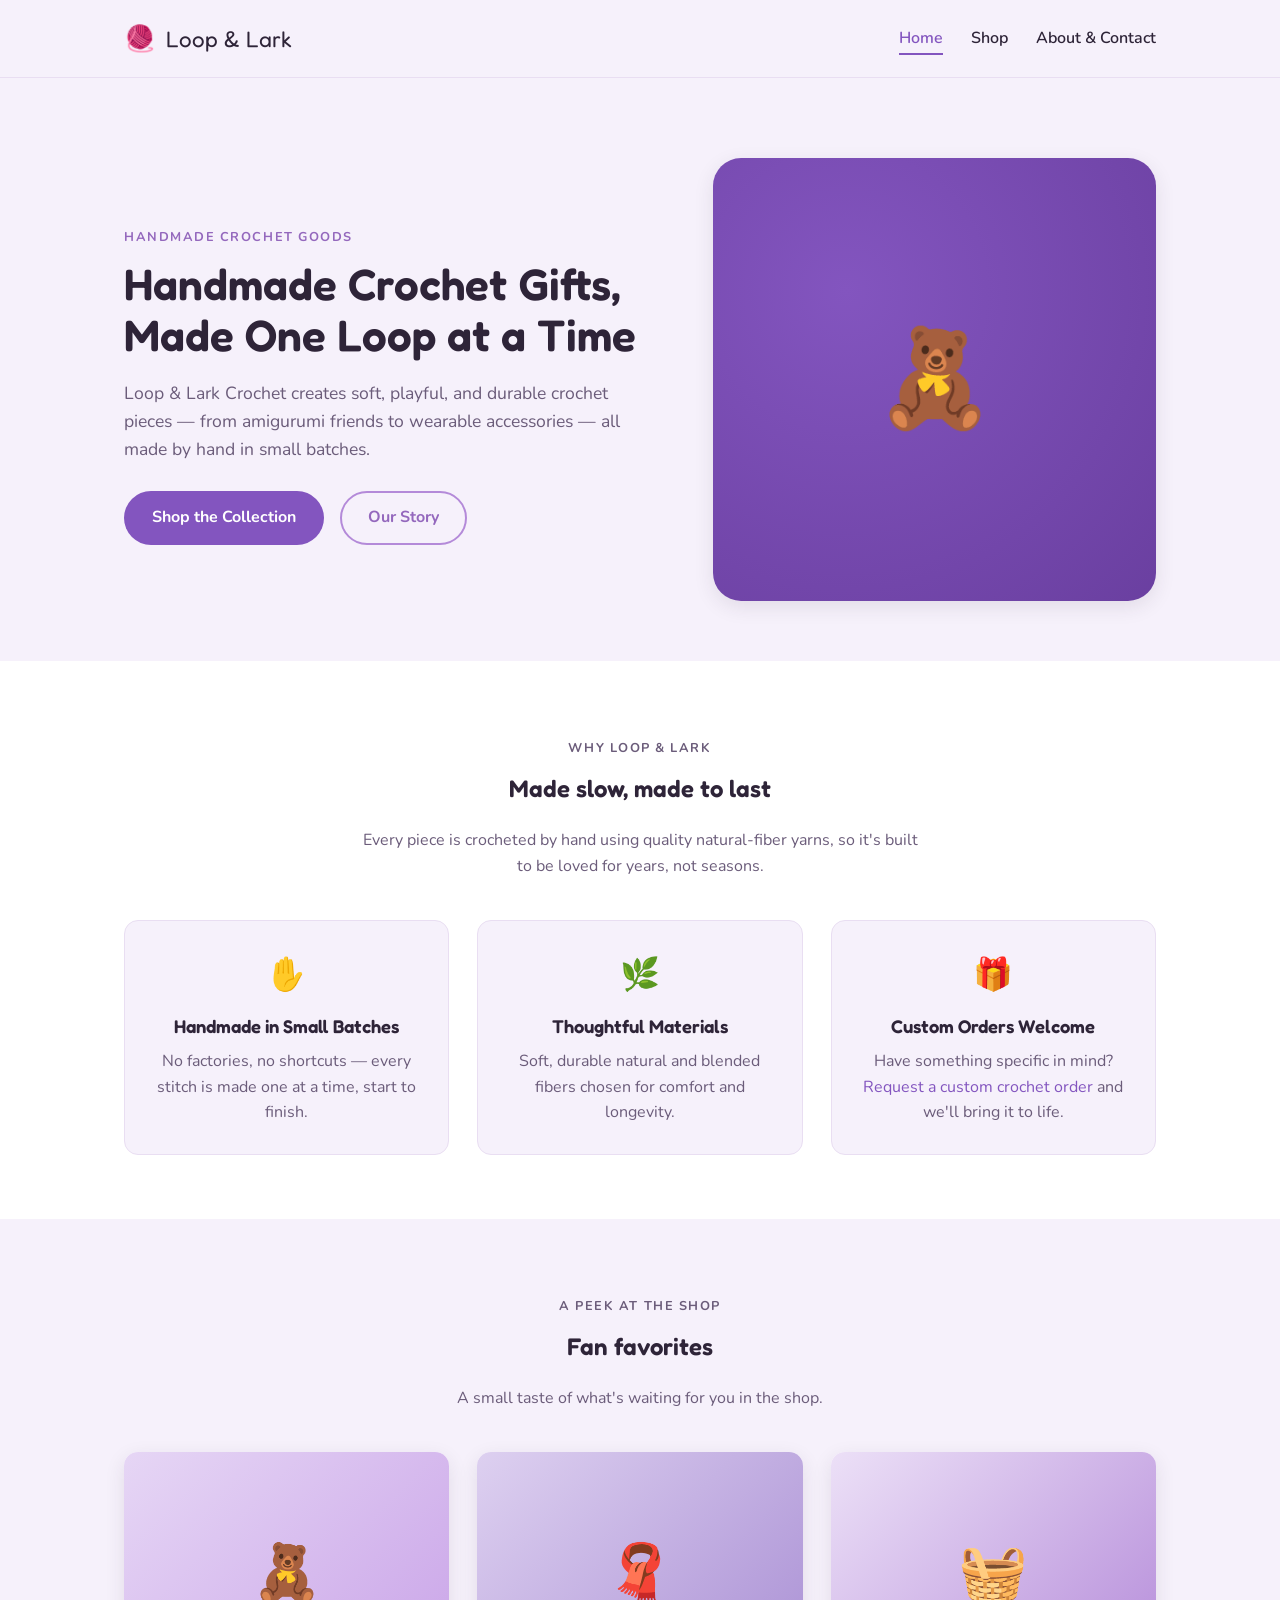
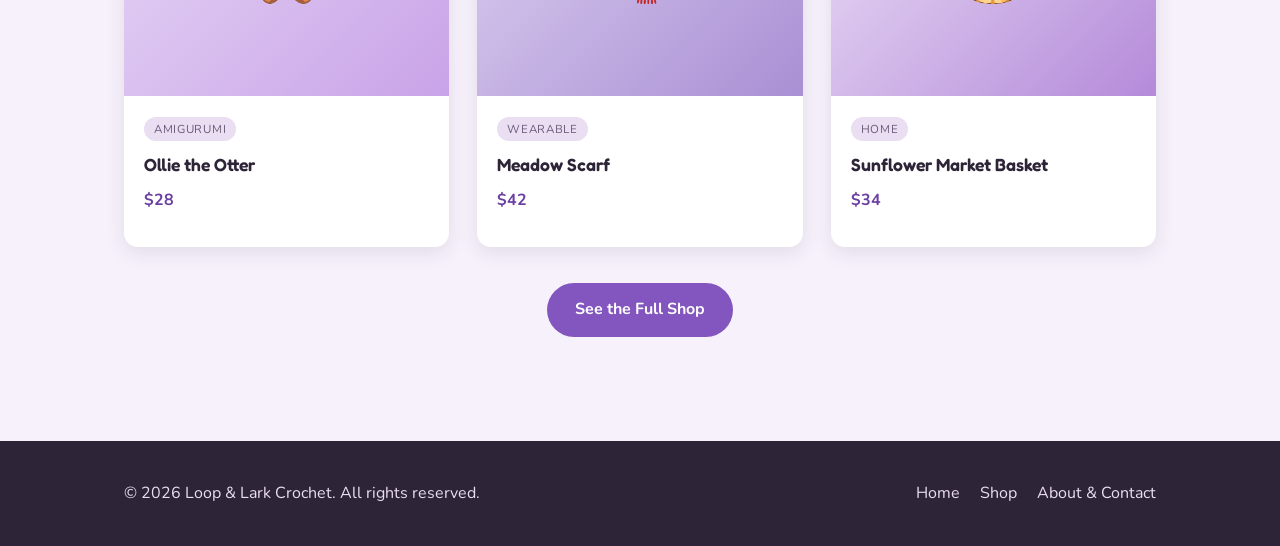
<file: index.html>
<!DOCTYPE html>
<html lang="en">
<head>
<meta charset="UTF-8">
<meta name="viewport" content="width=device-width, initial-scale=1.0">
<title>Handmade Crochet Gifts & Amigurumi | Loop & Lark</title>
<meta name="description" content="Shop handmade crochet gifts, amigurumi, and wearable accessories from Loop & Lark Crochet — soft, durable pieces made by hand, with custom orders welcome.">
<link rel="preconnect" href="https://fonts.googleapis.com">
<link href="https://fonts.googleapis.com/css2?family=Fredoka:wght@500;600&family=Nunito:wght@400;600;700&display=swap" rel="stylesheet">
<link rel="stylesheet" href="styles.css">
<script type="application/ld+json">
{
  "@context": "https://schema.org",
  "@type": "OnlineStore",
  "name": "Loop & Lark Crochet",
  "url": "https://organicverto.github.io/test-repo/",
  "description": "Loop & Lark Crochet makes cozy, handmade crochet goods — amigurumi, wearable accessories, and home goods — crocheted by hand in small batches, with custom orders available.",
  "priceRange": "$26-$42",
  "makesOffer": [
    { "@type": "Offer", "itemOffered": { "@type": "Product", "name": "Amigurumi (crochet stuffed animals)" } },
    { "@type": "Offer", "itemOffered": { "@type": "Product", "name": "Wearable crochet accessories" } },
    { "@type": "Offer", "itemOffered": { "@type": "Product", "name": "Custom crochet commissions" } }
  ]
}
</script>
</head>
<body>

<header class="site-header">
  <div class="container">
    <a class="logo" href="index.html"><span class="mark">🧶</span> Loop &amp; Lark</a>
    <nav class="main-nav">
      <ul>
        <li><a href="index.html" class="active">Home</a></li>
        <li><a href="shop.html">Shop</a></li>
        <li><a href="about.html">About &amp; Contact</a></li>
      </ul>
    </nav>
  </div>
</header>

<main>
  <section class="hero">
    <div class="container">
      <div>
        <p class="hero-eyebrow">Handmade crochet goods</p>
        <h1>Handmade Crochet Gifts, Made One Loop at a Time</h1>
        <p class="lead">Loop &amp; Lark Crochet creates soft, playful, and durable crochet pieces — from amigurumi friends to wearable accessories — all made by hand in small batches.</p>
        <div class="hero-actions">
          <a class="btn btn-primary" href="shop.html">Shop the Collection</a>
          <a class="btn btn-secondary" href="about.html">Our Story</a>
        </div>
      </div>
      <div class="hero-art" aria-hidden="true">🧸</div>
    </div>
  </section>

  <section class="alt-bg">
    <div class="container">
      <div class="section-heading">
        <p class="hero-eyebrow">Why Loop &amp; Lark</p>
        <h2>Made slow, made to last</h2>
        <p>Every piece is crocheted by hand using quality natural-fiber yarns, so it's built to be loved for years, not seasons.</p>
      </div>
      <div class="grid-3">
        <div class="feature-card">
          <div class="icon">✋</div>
          <h3>Handmade in Small Batches</h3>
          <p>No factories, no shortcuts — every stitch is made one at a time, start to finish.</p>
        </div>
        <div class="feature-card">
          <div class="icon">🌿</div>
          <h3>Thoughtful Materials</h3>
          <p>Soft, durable natural and blended fibers chosen for comfort and longevity.</p>
        </div>
        <div class="feature-card">
          <div class="icon">🎁</div>
          <h3>Custom Orders Welcome</h3>
          <p>Have something specific in mind? <a href="about.html">Request a custom crochet order</a> and we'll bring it to life.</p>
        </div>
      </div>
    </div>
  </section>

  <section>
    <div class="container">
      <div class="section-heading">
        <p class="hero-eyebrow">A peek at the shop</p>
        <h2>Fan favorites</h2>
        <p>A small taste of what's waiting for you in the shop.</p>
      </div>
      <div class="product-grid">
        <div class="product-card">
          <div class="product-photo photo-1" aria-hidden="true">🧸</div>
          <div class="product-info">
            <span class="product-tag">Amigurumi</span>
            <h3>Ollie the Otter</h3>
            <p class="product-price">$28</p>
          </div>
        </div>
        <div class="product-card">
          <div class="product-photo photo-2" aria-hidden="true">🧣</div>
          <div class="product-info">
            <span class="product-tag">Wearable</span>
            <h3>Meadow Scarf</h3>
            <p class="product-price">$42</p>
          </div>
        </div>
        <div class="product-card">
          <div class="product-photo photo-5" aria-hidden="true">🧺</div>
          <div class="product-info">
            <span class="product-tag">Home</span>
            <h3>Sunflower Market Basket</h3>
            <p class="product-price">$34</p>
          </div>
        </div>
      </div>
      <div style="text-align:center; margin-top:36px;">
        <a class="btn btn-primary" href="shop.html">See the Full Shop</a>
      </div>
    </div>
  </section>
</main>

<footer class="site-footer">
  <div class="container">
    <span>© 2026 Loop &amp; Lark Crochet. All rights reserved.</span>
    <ul class="footer-nav">
      <li><a href="index.html">Home</a></li>
      <li><a href="shop.html">Shop</a></li>
      <li><a href="about.html">About &amp; Contact</a></li>
    </ul>
  </div>
</footer>

</body>
</html>
</file>
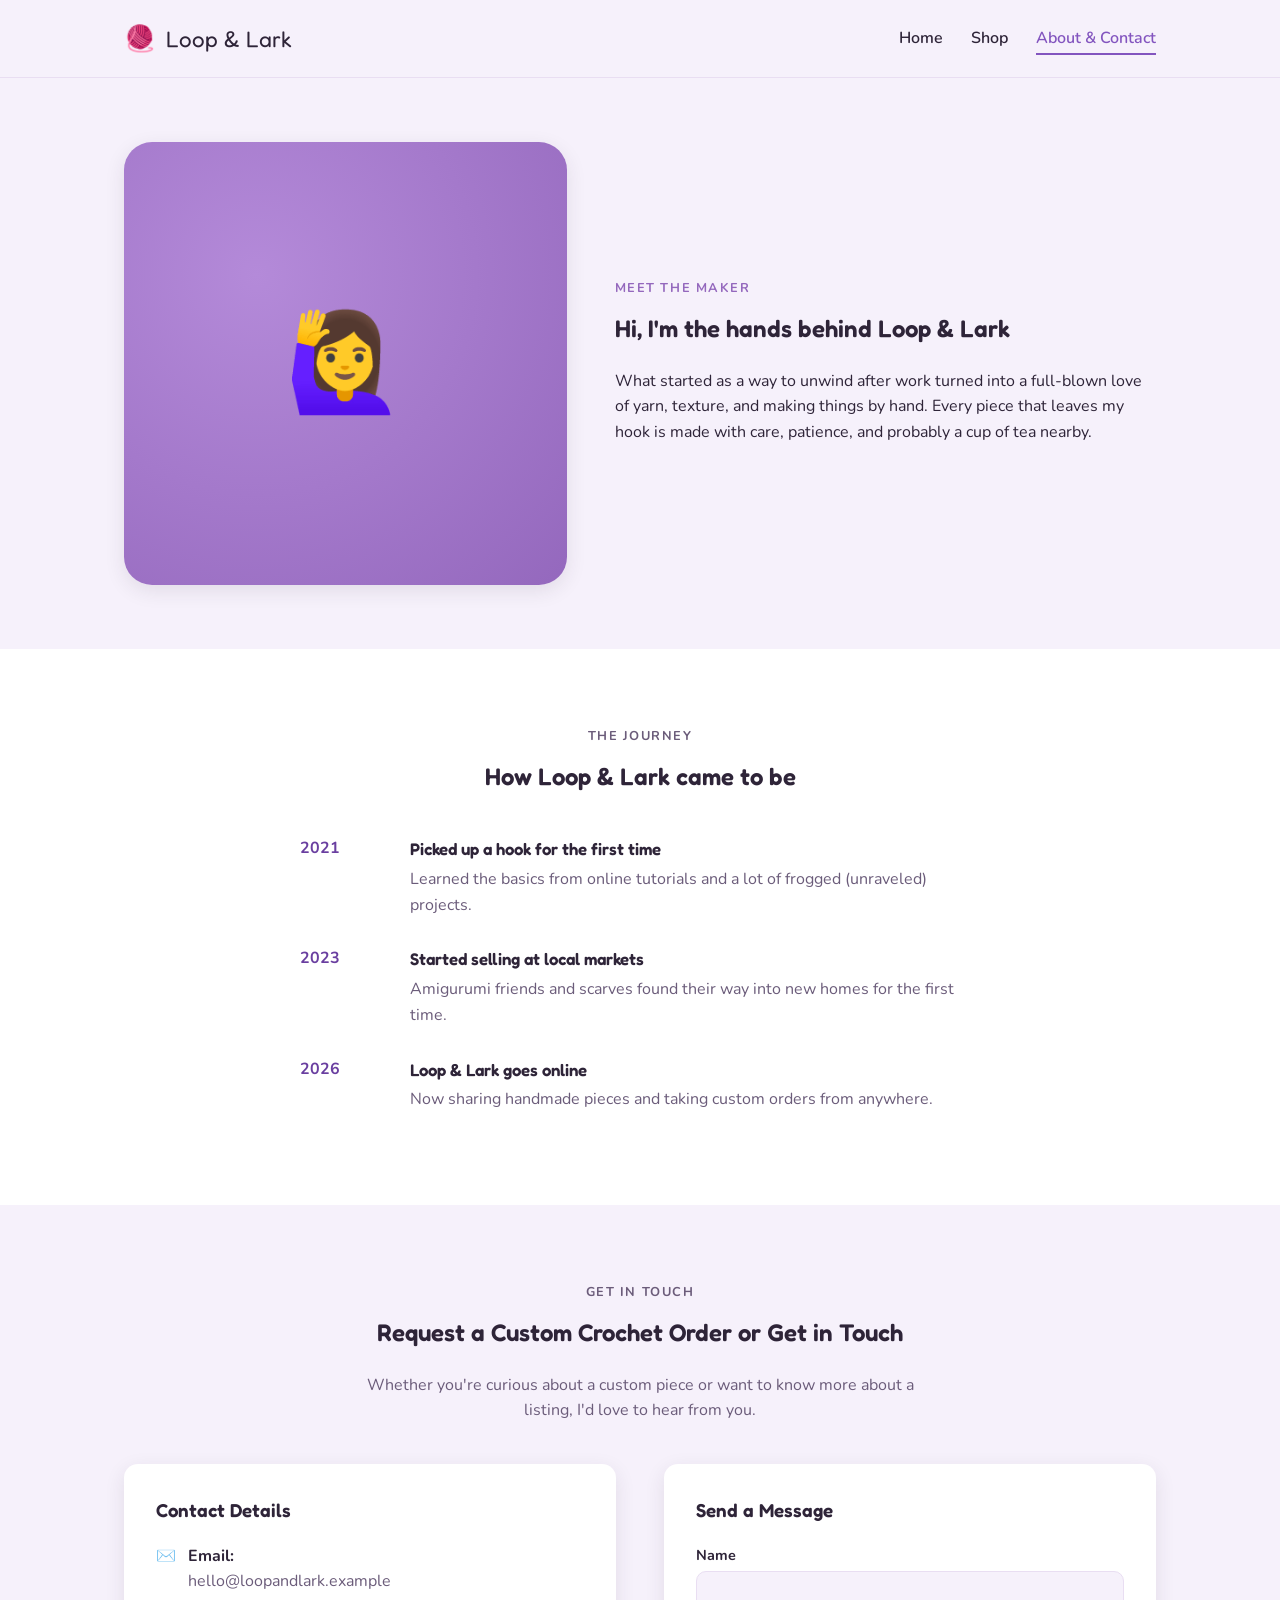
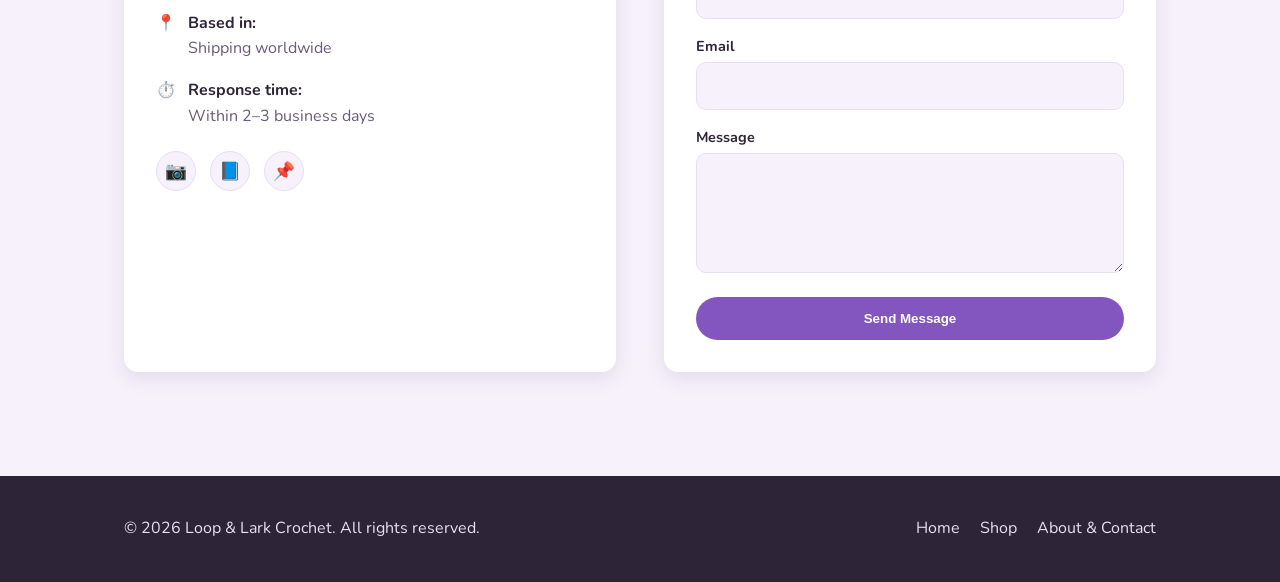
<file: about.html>
<!DOCTYPE html>
<html lang="en">
<head>
<meta charset="UTF-8">
<meta name="viewport" content="width=device-width, initial-scale=1.0">
<title>Custom Crochet Orders &amp; Contact | Loop &amp; Lark</title>
<meta name="description" content="Request a custom crochet order from Loop & Lark Crochet, or reach out with questions about materials, shipping, and commissions. Meet the maker too.">
<link rel="preconnect" href="https://fonts.googleapis.com">
<link href="https://fonts.googleapis.com/css2?family=Fredoka:wght@500;600&family=Nunito:wght@400;600;700&display=swap" rel="stylesheet">
<link rel="stylesheet" href="styles.css">
<script type="application/ld+json">
{
  "@context": "https://schema.org",
  "@type": "ContactPage",
  "about": {
    "@type": "OnlineStore",
    "name": "Loop & Lark Crochet",
    "url": "https://organicverto.github.io/test-repo/",
    "description": "Handmade crochet business making amigurumi, wearable accessories, and home goods, with custom orders available worldwide.",
    "email": "hello@loopandlark.example"
  }
}
</script>
</head>
<body>

<header class="site-header">
  <div class="container">
    <a class="logo" href="index.html"><span class="mark">🧶</span> Loop &amp; Lark</a>
    <nav class="main-nav">
      <ul>
        <li><a href="index.html">Home</a></li>
        <li><a href="shop.html">Shop</a></li>
        <li><a href="about.html" class="active">About &amp; Contact</a></li>
      </ul>
    </nav>
  </div>
</header>

<main>
  <section>
    <div class="container">
      <div class="about-hero">
        <div class="about-portrait" aria-hidden="true">🙋‍♀️</div>
        <div>
          <p class="hero-eyebrow">Meet the Maker</p>
          <h1>Hi, I'm the hands behind Loop &amp; Lark</h1>
          <p class="lead">What started as a way to unwind after work turned into a full-blown love of yarn, texture, and making things by hand. Every piece that leaves my hook is made with care, patience, and probably a cup of tea nearby.</p>
        </div>
      </div>
    </div>
  </section>

  <section class="alt-bg">
    <div class="container">
      <div class="section-heading">
        <p class="hero-eyebrow">The Journey</p>
        <h2>How Loop &amp; Lark came to be</h2>
      </div>
      <div class="timeline">
        <div class="timeline-item">
          <div class="timeline-year">2021</div>
          <div>
            <h3>Picked up a hook for the first time</h3>
            <p>Learned the basics from online tutorials and a lot of frogged (unraveled) projects.</p>
          </div>
        </div>
        <div class="timeline-item">
          <div class="timeline-year">2023</div>
          <div>
            <h3>Started selling at local markets</h3>
            <p>Amigurumi friends and scarves found their way into new homes for the first time.</p>
          </div>
        </div>
        <div class="timeline-item">
          <div class="timeline-year">2026</div>
          <div>
            <h3>Loop &amp; Lark goes online</h3>
            <p>Now sharing handmade pieces and taking custom orders from anywhere.</p>
          </div>
        </div>
      </div>
    </div>
  </section>

  <section id="contact">
    <div class="container">
      <div class="section-heading">
        <p class="hero-eyebrow">Get in Touch</p>
        <h2>Request a Custom Crochet Order or Get in Touch</h2>
        <p>Whether you're curious about a custom piece or want to know more about a listing, I'd love to hear from you.</p>
      </div>

      <div class="contact-wrap">
        <div class="contact-card">
          <h3>Contact Details</h3>
          <div class="contact-detail">
            <span>✉️</span>
            <span><strong>Email:</strong><br>hello@loopandlark.example</span>
          </div>
          <div class="contact-detail">
            <span>📍</span>
            <span><strong>Based in:</strong><br>Shipping worldwide</span>
          </div>
          <div class="contact-detail">
            <span>⏱️</span>
            <span><strong>Response time:</strong><br>Within 2–3 business days</span>
          </div>
          <div class="social-links">
            <a href="#" aria-label="Instagram">📷</a>
            <a href="#" aria-label="Facebook">📘</a>
            <a href="#" aria-label="Pinterest">📌</a>
          </div>
        </div>

        <div class="contact-card">
          <h3>Send a Message</h3>
          <form class="contact-form" action="mailto:hello@loopandlark.example" method="post" enctype="text/plain">
            <div>
              <label for="name">Name</label>
              <input type="text" id="name" name="name" required>
            </div>
            <div>
              <label for="email">Email</label>
              <input type="email" id="email" name="email" required>
            </div>
            <div>
              <label for="message">Message</label>
              <textarea id="message" name="message" required></textarea>
            </div>
            <button type="submit" class="btn btn-primary">Send Message</button>
          </form>
        </div>
      </div>
    </div>
  </section>
</main>

<footer class="site-footer">
  <div class="container">
    <span>© 2026 Loop &amp; Lark Crochet. All rights reserved.</span>
    <ul class="footer-nav">
      <li><a href="index.html">Home</a></li>
      <li><a href="shop.html">Shop</a></li>
      <li><a href="about.html">About &amp; Contact</a></li>
    </ul>
  </div>
</footer>

</body>
</html>
</file>
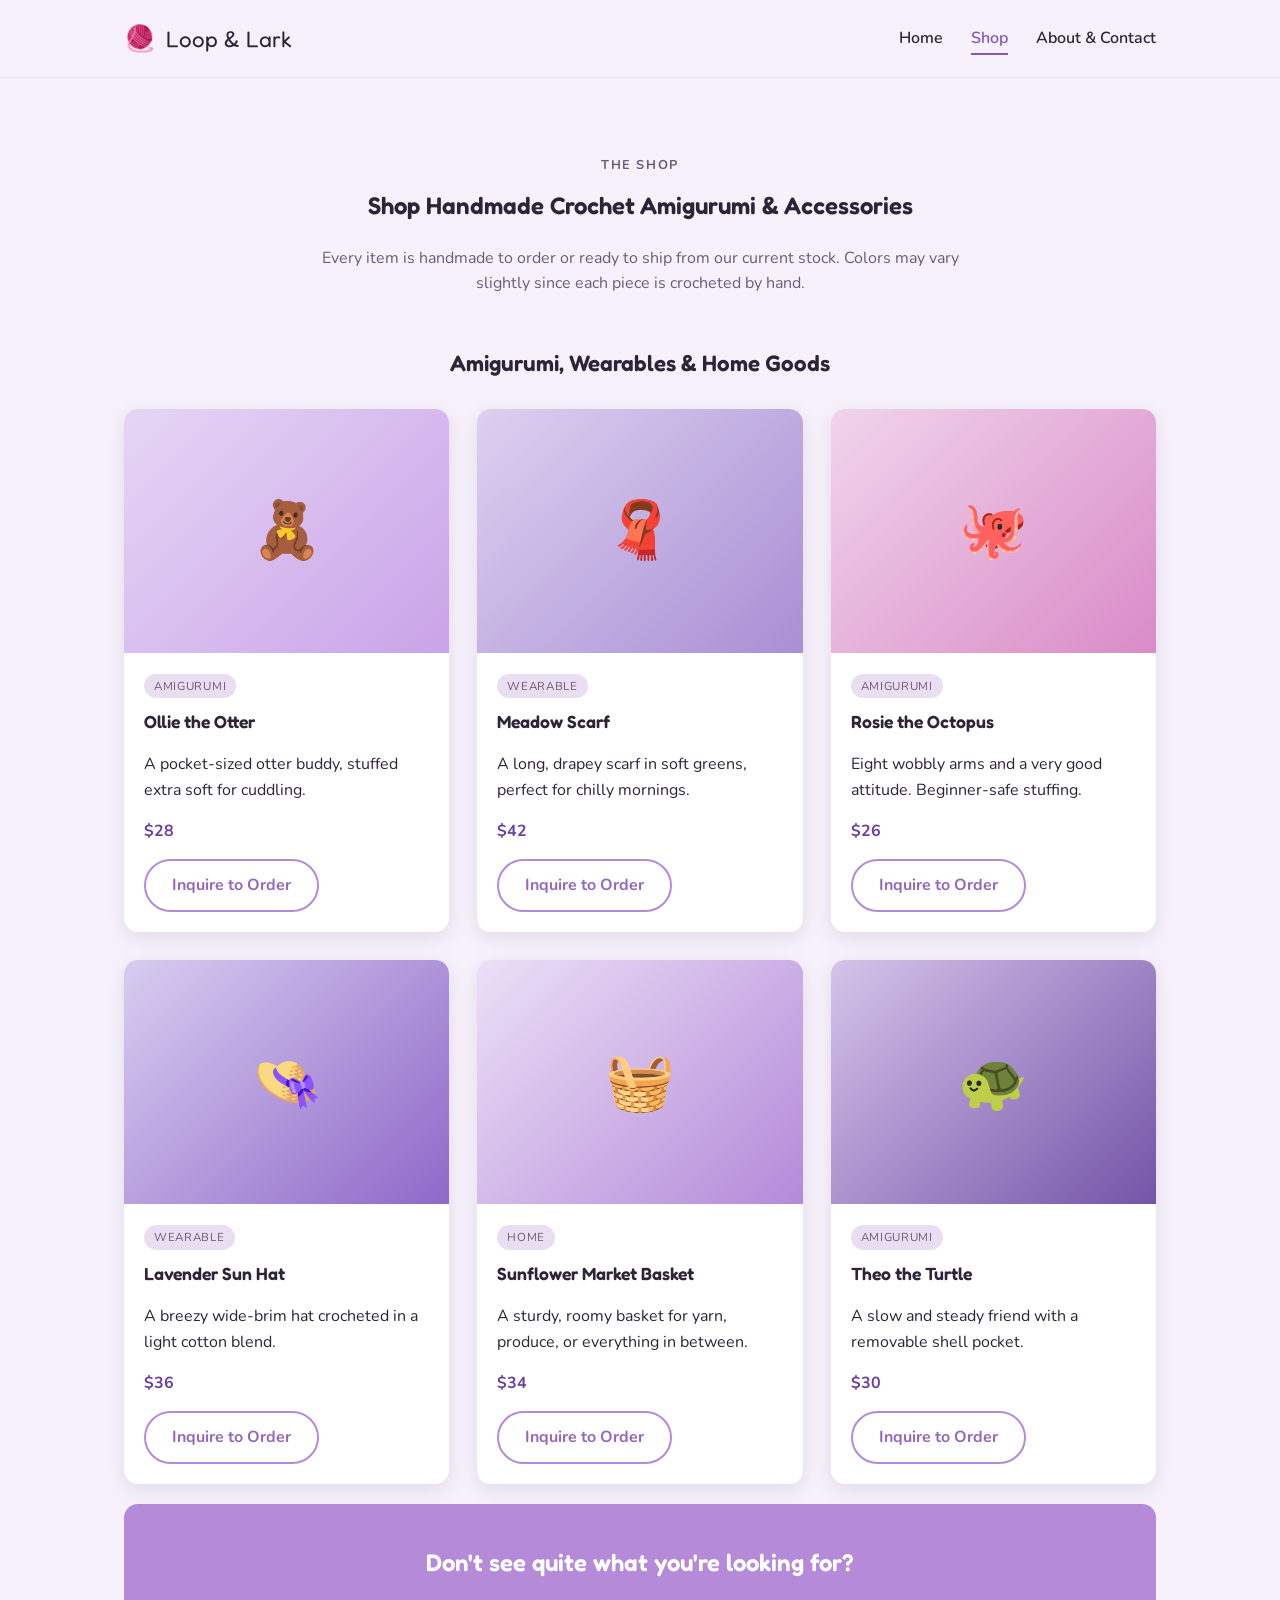
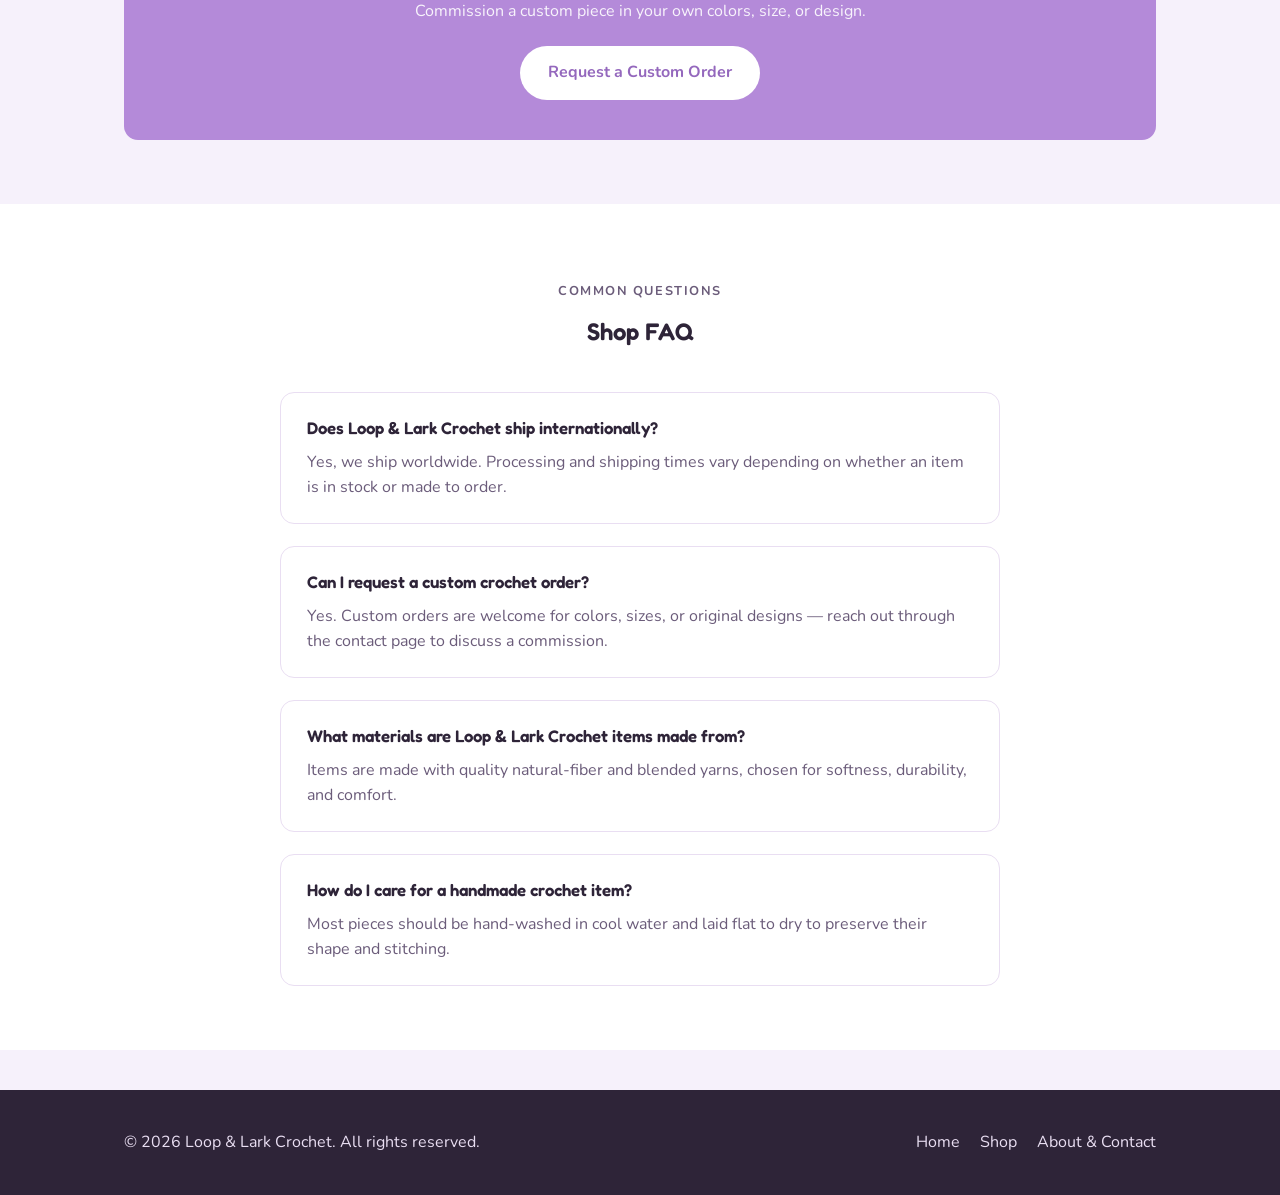
<file: shop.html>
<!DOCTYPE html>
<html lang="en">
<head>
<meta charset="UTF-8">
<meta name="viewport" content="width=device-width, initial-scale=1.0">
<title>Handmade Crochet Amigurumi & Accessories | Loop & Lark</title>
<meta name="description" content="Browse handmade crochet amigurumi, wearable accessories, and home goods from Loop & Lark Crochet — ready to ship, made to order, custom pieces welcome.">
<link rel="preconnect" href="https://fonts.googleapis.com">
<link href="https://fonts.googleapis.com/css2?family=Fredoka:wght@500;600&family=Nunito:wght@400;600;700&display=swap" rel="stylesheet">
<link rel="stylesheet" href="styles.css">
<script type="application/ld+json">
{
  "@context": "https://schema.org",
  "@type": "ItemList",
  "itemListElement": [
    { "@type": "Product", "position": 1, "name": "Ollie the Otter", "category": "Amigurumi", "description": "A pocket-sized crochet otter, stuffed extra soft for cuddling.", "offers": { "@type": "Offer", "price": "28", "priceCurrency": "USD", "availability": "https://schema.org/InStock" } },
    { "@type": "Product", "position": 2, "name": "Meadow Scarf", "category": "Wearable", "description": "A long, drapey crochet scarf in soft greens.", "offers": { "@type": "Offer", "price": "42", "priceCurrency": "USD", "availability": "https://schema.org/InStock" } },
    { "@type": "Product", "position": 3, "name": "Rosie the Octopus", "category": "Amigurumi", "description": "An eight-armed crochet octopus with beginner-safe stuffing.", "offers": { "@type": "Offer", "price": "26", "priceCurrency": "USD", "availability": "https://schema.org/InStock" } },
    { "@type": "Product", "position": 4, "name": "Lavender Sun Hat", "category": "Wearable", "description": "A breezy wide-brim crochet hat in a light cotton blend.", "offers": { "@type": "Offer", "price": "36", "priceCurrency": "USD", "availability": "https://schema.org/InStock" } },
    { "@type": "Product", "position": 5, "name": "Sunflower Market Basket", "category": "Home", "description": "A sturdy crochet basket for yarn, produce, or storage.", "offers": { "@type": "Offer", "price": "34", "priceCurrency": "USD", "availability": "https://schema.org/InStock" } },
    { "@type": "Product", "position": 6, "name": "Theo the Turtle", "category": "Amigurumi", "description": "A crochet turtle with a removable shell pocket.", "offers": { "@type": "Offer", "price": "30", "priceCurrency": "USD", "availability": "https://schema.org/InStock" } }
  ]
}
</script>
<script type="application/ld+json">
{
  "@context": "https://schema.org",
  "@type": "FAQPage",
  "mainEntity": [
    {
      "@type": "Question",
      "name": "Does Loop & Lark Crochet ship internationally?",
      "acceptedAnswer": { "@type": "Answer", "text": "Yes, Loop & Lark Crochet ships worldwide. Processing and shipping times vary depending on whether an item is in stock or made to order." }
    },
    {
      "@type": "Question",
      "name": "Can I request a custom crochet order?",
      "acceptedAnswer": { "@type": "Answer", "text": "Yes. Custom orders are welcome for colors, sizes, or original designs — reach out through the contact page to discuss a commission." }
    },
    {
      "@type": "Question",
      "name": "What materials are Loop & Lark Crochet items made from?",
      "acceptedAnswer": { "@type": "Answer", "text": "Items are made with quality natural-fiber and blended yarns, chosen for softness, durability, and comfort." }
    },
    {
      "@type": "Question",
      "name": "How do I care for a handmade crochet item?",
      "acceptedAnswer": { "@type": "Answer", "text": "Most pieces should be hand-washed in cool water and laid flat to dry to preserve their shape and stitching." }
    }
  ]
}
</script>
</head>
<body>

<header class="site-header">
  <div class="container">
    <a class="logo" href="index.html"><span class="mark">🧶</span> Loop &amp; Lark</a>
    <nav class="main-nav">
      <ul>
        <li><a href="index.html">Home</a></li>
        <li><a href="shop.html" class="active">Shop</a></li>
        <li><a href="about.html">About &amp; Contact</a></li>
      </ul>
    </nav>
  </div>
</header>

<main>
  <section>
    <div class="container">
      <div class="shop-intro">
        <p class="hero-eyebrow">The Shop</p>
        <h1>Shop Handmade Crochet Amigurumi &amp; Accessories</h1>
        <p>Every item is handmade to order or ready to ship from our current stock. Colors may vary slightly since each piece is crocheted by hand.</p>
      </div>

      <h2 class="shop-section-title">Amigurumi, Wearables &amp; Home Goods</h2>

      <div class="product-grid">
        <div class="product-card">
          <div class="product-photo photo-1" aria-hidden="true">🧸</div>
          <div class="product-info">
            <span class="product-tag">Amigurumi</span>
            <h3>Ollie the Otter</h3>
            <p>A pocket-sized otter buddy, stuffed extra soft for cuddling.</p>
            <p class="product-price">$28</p>
            <a class="btn btn-secondary" href="about.html">Inquire to Order</a>
          </div>
        </div>

        <div class="product-card">
          <div class="product-photo photo-2" aria-hidden="true">🧣</div>
          <div class="product-info">
            <span class="product-tag">Wearable</span>
            <h3>Meadow Scarf</h3>
            <p>A long, drapey scarf in soft greens, perfect for chilly mornings.</p>
            <p class="product-price">$42</p>
            <a class="btn btn-secondary" href="about.html">Inquire to Order</a>
          </div>
        </div>

        <div class="product-card">
          <div class="product-photo photo-3" aria-hidden="true">🐙</div>
          <div class="product-info">
            <span class="product-tag">Amigurumi</span>
            <h3>Rosie the Octopus</h3>
            <p>Eight wobbly arms and a very good attitude. Beginner-safe stuffing.</p>
            <p class="product-price">$26</p>
            <a class="btn btn-secondary" href="about.html">Inquire to Order</a>
          </div>
        </div>

        <div class="product-card">
          <div class="product-photo photo-4" aria-hidden="true">👒</div>
          <div class="product-info">
            <span class="product-tag">Wearable</span>
            <h3>Lavender Sun Hat</h3>
            <p>A breezy wide-brim hat crocheted in a light cotton blend.</p>
            <p class="product-price">$36</p>
            <a class="btn btn-secondary" href="about.html">Inquire to Order</a>
          </div>
        </div>

        <div class="product-card">
          <div class="product-photo photo-5" aria-hidden="true">🧺</div>
          <div class="product-info">
            <span class="product-tag">Home</span>
            <h3>Sunflower Market Basket</h3>
            <p>A sturdy, roomy basket for yarn, produce, or everything in between.</p>
            <p class="product-price">$34</p>
            <a class="btn btn-secondary" href="about.html">Inquire to Order</a>
          </div>
        </div>

        <div class="product-card">
          <div class="product-photo photo-6" aria-hidden="true">🐢</div>
          <div class="product-info">
            <span class="product-tag">Amigurumi</span>
            <h3>Theo the Turtle</h3>
            <p>A slow and steady friend with a removable shell pocket.</p>
            <p class="product-price">$30</p>
            <a class="btn btn-secondary" href="about.html">Inquire to Order</a>
          </div>
        </div>
      </div>

      <div class="custom-banner">
        <h2>Don't see quite what you're looking for?</h2>
        <p>Commission a custom piece in your own colors, size, or design.</p>
        <a class="btn btn-primary" href="about.html">Request a Custom Order</a>
      </div>
    </div>
  </section>

  <section class="alt-bg">
    <div class="container">
      <div class="section-heading">
        <p class="hero-eyebrow">Common Questions</p>
        <h2>Shop FAQ</h2>
      </div>
      <div class="faq-list">
        <div class="faq-item">
          <h3>Does Loop &amp; Lark Crochet ship internationally?</h3>
          <p>Yes, we ship worldwide. Processing and shipping times vary depending on whether an item is in stock or made to order.</p>
        </div>
        <div class="faq-item">
          <h3>Can I request a custom crochet order?</h3>
          <p>Yes. Custom orders are welcome for colors, sizes, or original designs — reach out through the contact page to discuss a commission.</p>
        </div>
        <div class="faq-item">
          <h3>What materials are Loop &amp; Lark Crochet items made from?</h3>
          <p>Items are made with quality natural-fiber and blended yarns, chosen for softness, durability, and comfort.</p>
        </div>
        <div class="faq-item">
          <h3>How do I care for a handmade crochet item?</h3>
          <p>Most pieces should be hand-washed in cool water and laid flat to dry to preserve their shape and stitching.</p>
        </div>
      </div>
    </div>
  </section>
</main>

<footer class="site-footer">
  <div class="container">
    <span>© 2026 Loop &amp; Lark Crochet. All rights reserved.</span>
    <ul class="footer-nav">
      <li><a href="index.html">Home</a></li>
      <li><a href="shop.html">Shop</a></li>
      <li><a href="about.html">About &amp; Contact</a></li>
    </ul>
  </div>
</footer>

</body>
</html>
</file>
<file: styles.css>
:root {
  --cream: #f6f1fb;
  --cream-dark: #e9def2;
  --terracotta: #8355bf;
  --terracotta-dark: #6a3fa0;
  --sage: #b48ad9;
  --sage-dark: #9468bd;
  --ink: #2e2438;
  --ink-light: #6b5c7a;
  --white: #ffffff;
  --radius: 14px;
  --shadow: 0 6px 20px rgba(46, 36, 56, 0.1);
}

* {
  box-sizing: border-box;
}

html {
  scroll-behavior: smooth;
}

body {
  margin: 0;
  font-family: 'Nunito', -apple-system, BlinkMacSystemFont, 'Segoe UI', sans-serif;
  background: var(--cream);
  color: var(--ink);
  line-height: 1.6;
}

h1, h2, h3 {
  font-family: 'Fredoka', 'Nunito', sans-serif;
  font-weight: 600;
  color: var(--ink);
  margin-top: 0;
}

a {
  color: var(--terracotta);
  text-decoration: none;
}

a:hover {
  color: var(--terracotta-dark);
}

img {
  max-width: 100%;
  display: block;
}

.container {
  max-width: 1080px;
  margin: 0 auto;
  padding: 0 24px;
}

/* Header */
.site-header {
  background: var(--cream);
  border-bottom: 1px solid var(--cream-dark);
  position: sticky;
  top: 0;
  z-index: 10;
}

.site-header .container {
  display: flex;
  align-items: center;
  justify-content: space-between;
  padding-top: 18px;
  padding-bottom: 18px;
}

.logo {
  display: flex;
  align-items: center;
  gap: 10px;
  font-size: 1.4rem;
  font-family: 'Fredoka', sans-serif;
  color: var(--ink);
}

.logo span.mark {
  font-size: 1.6rem;
}

nav.main-nav ul {
  list-style: none;
  display: flex;
  gap: 28px;
  margin: 0;
  padding: 0;
}

nav.main-nav a {
  color: var(--ink);
  font-weight: 600;
  padding-bottom: 4px;
  border-bottom: 2px solid transparent;
}

nav.main-nav a:hover,
nav.main-nav a.active {
  color: var(--terracotta);
  border-bottom-color: var(--terracotta);
}

/* Buttons */
.btn {
  display: inline-block;
  padding: 12px 26px;
  border-radius: 999px;
  font-weight: 700;
  cursor: pointer;
  border: 2px solid transparent;
  transition: transform 0.15s ease, box-shadow 0.15s ease;
}

.btn-primary {
  background: var(--terracotta);
  color: var(--white);
}

.btn-primary:hover {
  background: var(--terracotta-dark);
  color: var(--white);
  transform: translateY(-2px);
  box-shadow: var(--shadow);
}

.btn-secondary {
  background: transparent;
  border-color: var(--sage);
  color: var(--sage-dark);
}

.btn-secondary:hover {
  background: var(--sage);
  color: var(--white);
  transform: translateY(-2px);
}

/* Hero */
.hero {
  padding: 80px 0 60px;
}

.hero .container {
  display: grid;
  grid-template-columns: 1.1fr 0.9fr;
  gap: 48px;
  align-items: center;
}

.hero-eyebrow {
  text-transform: uppercase;
  letter-spacing: 0.12em;
  font-size: 0.8rem;
  font-weight: 700;
  color: var(--sage-dark);
  margin-bottom: 12px;
}

.hero h1 {
  font-size: 2.75rem;
  line-height: 1.15;
  margin-bottom: 18px;
}

.hero p.lead {
  font-size: 1.1rem;
  color: var(--ink-light);
  margin-bottom: 28px;
  max-width: 46ch;
}

.hero-actions {
  display: flex;
  gap: 16px;
  flex-wrap: wrap;
}

.hero-art {
  aspect-ratio: 1 / 1;
  border-radius: 28px;
  background: radial-gradient(circle at 30% 30%, var(--terracotta), var(--terracotta-dark));
  display: flex;
  align-items: center;
  justify-content: center;
  font-size: 6rem;
  box-shadow: var(--shadow);
}

/* Sections */
section {
  padding: 64px 0;
}

.section-heading {
  text-align: center;
  max-width: 560px;
  margin: 0 auto 40px;
}

.section-heading .hero-eyebrow {
  text-align: center;
}

.section-heading p {
  color: var(--ink-light);
}

.alt-bg {
  background: var(--white);
}

/* Feature / value grid */
.grid-3 {
  display: grid;
  grid-template-columns: repeat(3, 1fr);
  gap: 28px;
}

.feature-card {
  background: var(--white);
  border-radius: var(--radius);
  padding: 28px;
  box-shadow: var(--shadow);
  text-align: center;
}

.alt-bg .feature-card {
  background: var(--cream);
  box-shadow: none;
  border: 1px solid var(--cream-dark);
}

.feature-card .icon {
  font-size: 2rem;
  margin-bottom: 12px;
}

.feature-card h3 {
  margin-bottom: 8px;
  font-size: 1.15rem;
}

.feature-card p {
  color: var(--ink-light);
  margin: 0;
}

.shop-section-title {
  text-align: center;
  font-size: 1.4rem;
  margin-bottom: 28px;
}

/* Product grid */
.product-grid {
  display: grid;
  grid-template-columns: repeat(3, 1fr);
  gap: 28px;
}

.product-card {
  background: var(--white);
  border-radius: var(--radius);
  overflow: hidden;
  box-shadow: var(--shadow);
  transition: transform 0.15s ease;
}

.product-card:hover {
  transform: translateY(-4px);
}

.product-photo {
  aspect-ratio: 4 / 3;
  display: flex;
  align-items: center;
  justify-content: center;
  font-size: 3.5rem;
}

.product-info {
  padding: 20px;
}

.product-info h3 {
  font-size: 1.1rem;
  margin-bottom: 4px;
}

.product-price {
  color: var(--terracotta-dark);
  font-weight: 700;
  margin: 8px 0 14px;
}

.product-tag {
  display: inline-block;
  font-size: 0.72rem;
  text-transform: uppercase;
  letter-spacing: 0.06em;
  background: var(--cream-dark);
  color: var(--ink-light);
  padding: 3px 10px;
  border-radius: 999px;
  margin-bottom: 10px;
}

/* Photo color variants */
.photo-1 { background: linear-gradient(135deg, #e6d6f5, #c9a3e8); }
.photo-2 { background: linear-gradient(135deg, #ddd0f0, #a98fd4); }
.photo-3 { background: linear-gradient(135deg, #f0d4ec, #d98bc7); }
.photo-4 { background: linear-gradient(135deg, #d8cdf0, #8f68c9); }
.photo-5 { background: linear-gradient(135deg, #ece0f7, #b48ad9); }
.photo-6 { background: linear-gradient(135deg, #d6c4ea, #7454a8); }

/* Shop intro */
.shop-intro {
  text-align: center;
  max-width: 640px;
  margin: 0 auto 48px;
}

.shop-intro p {
  color: var(--ink-light);
}

/* Custom order banner */
.custom-banner {
  background: var(--sage);
  color: var(--white);
  border-radius: var(--radius);
  padding: 40px;
  text-align: center;
  margin-top: 20px;
}

.custom-banner h2 {
  color: var(--white);
  margin-bottom: 10px;
}

.custom-banner p {
  color: rgba(255, 255, 255, 0.9);
  margin-bottom: 22px;
}

.custom-banner .btn-primary {
  background: var(--white);
  color: var(--sage-dark);
}

.custom-banner .btn-primary:hover {
  background: var(--cream);
}

/* About page */
.about-hero {
  display: grid;
  grid-template-columns: 0.9fr 1.1fr;
  gap: 48px;
  align-items: center;
}

.about-portrait {
  aspect-ratio: 1 / 1;
  border-radius: 28px;
  background: radial-gradient(circle at 30% 30%, var(--sage), var(--sage-dark));
  display: flex;
  align-items: center;
  justify-content: center;
  font-size: 6rem;
  box-shadow: var(--shadow);
}

.timeline {
  max-width: 680px;
  margin: 0 auto;
}

.timeline-item {
  display: grid;
  grid-template-columns: 90px 1fr;
  gap: 20px;
  margin-bottom: 28px;
}

.timeline-year {
  font-weight: 700;
  color: var(--terracotta-dark);
}

.timeline-item h3 {
  margin-bottom: 4px;
  font-size: 1.05rem;
}

.timeline-item p {
  color: var(--ink-light);
  margin: 0;
}

/* Contact */
.contact-wrap {
  display: grid;
  grid-template-columns: 1fr 1fr;
  gap: 48px;
}

.contact-card {
  background: var(--white);
  border-radius: var(--radius);
  padding: 32px;
  box-shadow: var(--shadow);
}

.contact-card h3 {
  margin-bottom: 18px;
}

.contact-detail {
  display: flex;
  gap: 12px;
  margin-bottom: 16px;
  color: var(--ink-light);
}

.contact-detail strong {
  color: var(--ink);
}

form.contact-form {
  display: flex;
  flex-direction: column;
  gap: 16px;
}

form.contact-form label {
  font-weight: 700;
  font-size: 0.9rem;
  margin-bottom: 4px;
  display: block;
}

form.contact-form input,
form.contact-form textarea {
  width: 100%;
  padding: 12px 14px;
  border-radius: 10px;
  border: 1px solid var(--cream-dark);
  background: var(--cream);
  font-family: inherit;
  font-size: 1rem;
  color: var(--ink);
}

form.contact-form input:focus,
form.contact-form textarea:focus {
  outline: 2px solid var(--sage);
  outline-offset: 1px;
}

form.contact-form textarea {
  resize: vertical;
  min-height: 120px;
}

.social-links {
  display: flex;
  gap: 14px;
  margin-top: 22px;
}

.social-links a {
  width: 40px;
  height: 40px;
  border-radius: 50%;
  background: var(--cream);
  display: flex;
  align-items: center;
  justify-content: center;
  font-size: 1.1rem;
  border: 1px solid var(--cream-dark);
}

.social-links a:hover {
  background: var(--terracotta);
  color: var(--white);
}

/* FAQ */
.faq-list {
  max-width: 720px;
  margin: 0 auto;
  display: flex;
  flex-direction: column;
  gap: 22px;
}

.faq-item {
  background: var(--white);
  border-radius: var(--radius);
  padding: 22px 26px;
  border: 1px solid var(--cream-dark);
}

.faq-item h3 {
  font-size: 1.05rem;
  margin-bottom: 8px;
}

.faq-item p {
  color: var(--ink-light);
  margin: 0;
}

/* Footer */
footer.site-footer {
  background: var(--ink);
  color: var(--cream-dark);
  padding: 40px 0;
  margin-top: 40px;
}

footer.site-footer .container {
  display: flex;
  justify-content: space-between;
  align-items: center;
  flex-wrap: wrap;
  gap: 16px;
}

footer.site-footer a {
  color: var(--cream-dark);
}

footer.site-footer a:hover {
  color: var(--white);
}

footer.site-footer .footer-nav {
  display: flex;
  gap: 20px;
  list-style: none;
  padding: 0;
  margin: 0;
}

/* Responsive */
@media (max-width: 860px) {
  .hero .container,
  .about-hero {
    grid-template-columns: 1fr;
  }

  .hero-art,
  .about-portrait {
    max-width: 320px;
    margin: 0 auto;
  }

  .grid-3,
  .product-grid {
    grid-template-columns: repeat(2, 1fr);
  }

  .contact-wrap {
    grid-template-columns: 1fr;
  }

  nav.main-nav ul {
    gap: 16px;
  }
}

@media (max-width: 560px) {
  .site-header .container {
    flex-direction: column;
    gap: 12px;
  }

  .hero h1 {
    font-size: 2.1rem;
  }

  .grid-3,
  .product-grid {
    grid-template-columns: 1fr;
  }

  .timeline-item {
    grid-template-columns: 1fr;
  }

  footer.site-footer .container {
    flex-direction: column;
    text-align: center;
  }
}
</file>
